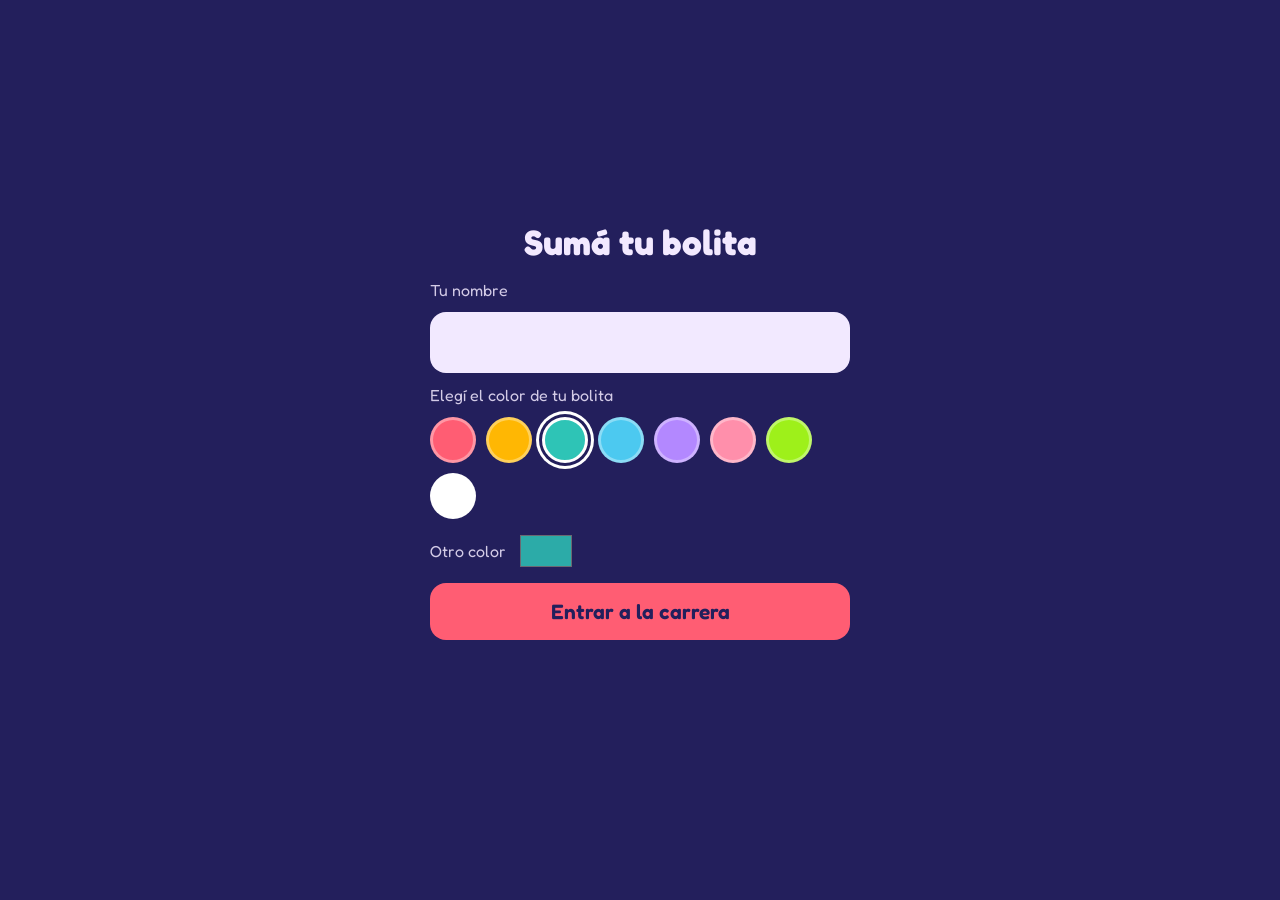
<file: static/play/index.html>
<!doctype html>
<html lang="es">
<head>
  <meta charset="utf-8">
  <meta name="viewport" content="width=device-width, initial-scale=1">
  <title>Sumá tu bolita</title>
  <link rel="stylesheet" href="/static/shared/theme.css">
  <link rel="stylesheet" href="/static/play/play.css">
</head>
<body>
  <main>
    <section data-screen-id="join">
      <h1>Sumá tu bolita</h1>
      <form id="join-form">
        <label for="name">Tu nombre</label>
        <input id="name" maxlength="16" autocomplete="nickname" required>

        <p class="label">Elegí el color de tu bolita</p>
        <div id="swatches" role="group" aria-label="Color de tu bolita"></div>
        <label class="custom" for="color">Otro color <input id="color" type="color"></label>

        <button type="submit">Entrar a la carrera</button>
        <p id="error" role="alert"></p>
      </form>
    </section>

    <section data-screen-id="lobby" hidden>
      <div class="ball" id="ball"></div>
      <h1 id="lobby-title"></h1>
      <p id="lobby-text"></p>
    </section>

    <section data-screen-id="racing" hidden>
      <button id="boost" type="button">Impulso</button>
      <button id="powerup" type="button" hidden></button>
      <p id="powerup-hint">Tocá para empujar tu bolita. Pasá por las cajas ? para conseguir un power-up.</p>
    </section>

    <section data-screen-id="done" hidden>
      <h1 id="rank"></h1>
      <p>Mirá la pantalla grande.</p>
    </section>
  </main>
  <script type="module" src="/static/play/play.js"></script>
</body>
</html>
</file>
<file: static/shared/theme.css>
@import url("https://fonts.googleapis.com/css2?family=Fredoka:wght@400;600&display=swap");

:root {
  --bg: #231f5c;
  --bg-soft: #2f2a7a;
  --paper: #f2e9ff;
  --coral: #ff5d73;
  --sun: #ffb703;
  --mint: #2ec4b6;
  --font: "Fredoka", ui-rounded, "Segoe UI Rounded", system-ui, sans-serif;
}

* { box-sizing: border-box; }
[hidden] { display: none !important; }

body {
  margin: 0;
  background: var(--bg);
  color: var(--paper);
  font-family: var(--font);
}

:focus-visible { outline: 3px solid var(--sun); outline-offset: 3px; }
</file>
<file: static/play/play.css>
main { min-height: 100dvh; display: grid; place-items: center; padding: 24px; }
section { width: min(100%, 420px); display: grid; gap: 18px; text-align: center; }
h1 { font-size: 2.2rem; line-height: 1.1; margin: 0; }
p { margin: 0; opacity: 0.85; font-size: 1.1rem; }

form { display: grid; gap: 12px; text-align: left; }
label, .label { font-size: 1rem; opacity: 0.85; }
input[type="text"], #name {
  font: inherit; font-size: 1.4rem;
  padding: 14px 16px; border-radius: 16px; border: 3px solid transparent;
  background: var(--paper); color: var(--bg);
}

button {
  font: inherit; font-weight: 600; font-size: 1.3rem;
  padding: 16px; border: 0; border-radius: 16px;
  background: var(--coral); color: var(--bg);
  position: relative; overflow: hidden;
}
button:active { transform: scale(0.97); }
button:disabled { opacity: 0.7; }

/* selector de color */
#swatches { display: flex; flex-wrap: wrap; gap: 10px; }
.swatch {
  width: 46px; height: 46px; padding: 0; border-radius: 50%;
  border: 3px solid rgba(255, 255, 255, 0.35);
}
.swatch[aria-pressed="true"] { border-color: #fff; box-shadow: 0 0 0 3px var(--bg), 0 0 0 6px #fff; }
.custom { display: flex; align-items: center; gap: 12px; }
.custom input { width: 56px; height: 40px; padding: 0; border: 0; background: none; }

.ball {
  width: 96px; height: 96px; border-radius: 50%; justify-self: center;
  background: var(--mine, var(--coral)); border: 4px solid #fff;
}

#error { color: var(--sun); min-height: 1.4em; }

/* carrera */
#boost {
  width: 100%; aspect-ratio: 1; border-radius: 50%; font-size: 2.2rem;
  box-shadow: 0 0 0 10px var(--mine, var(--coral));
  margin: 10px 0;
}
#boost.cooling::after {
  content: ""; position: absolute; inset: auto 0 0 0; height: 100%;
  background: rgba(35, 31, 92, 0.45);
  transform-origin: bottom;
  animation: recharge var(--cd) linear forwards;
}
@keyframes recharge { from { transform: scaleY(1); } to { transform: scaleY(0); } }

#powerup { background: var(--sun); font-size: 1.5rem; padding: 22px; }

@media (prefers-reduced-motion: reduce) {
  #boost.cooling::after { animation: none; }
}
</file>
